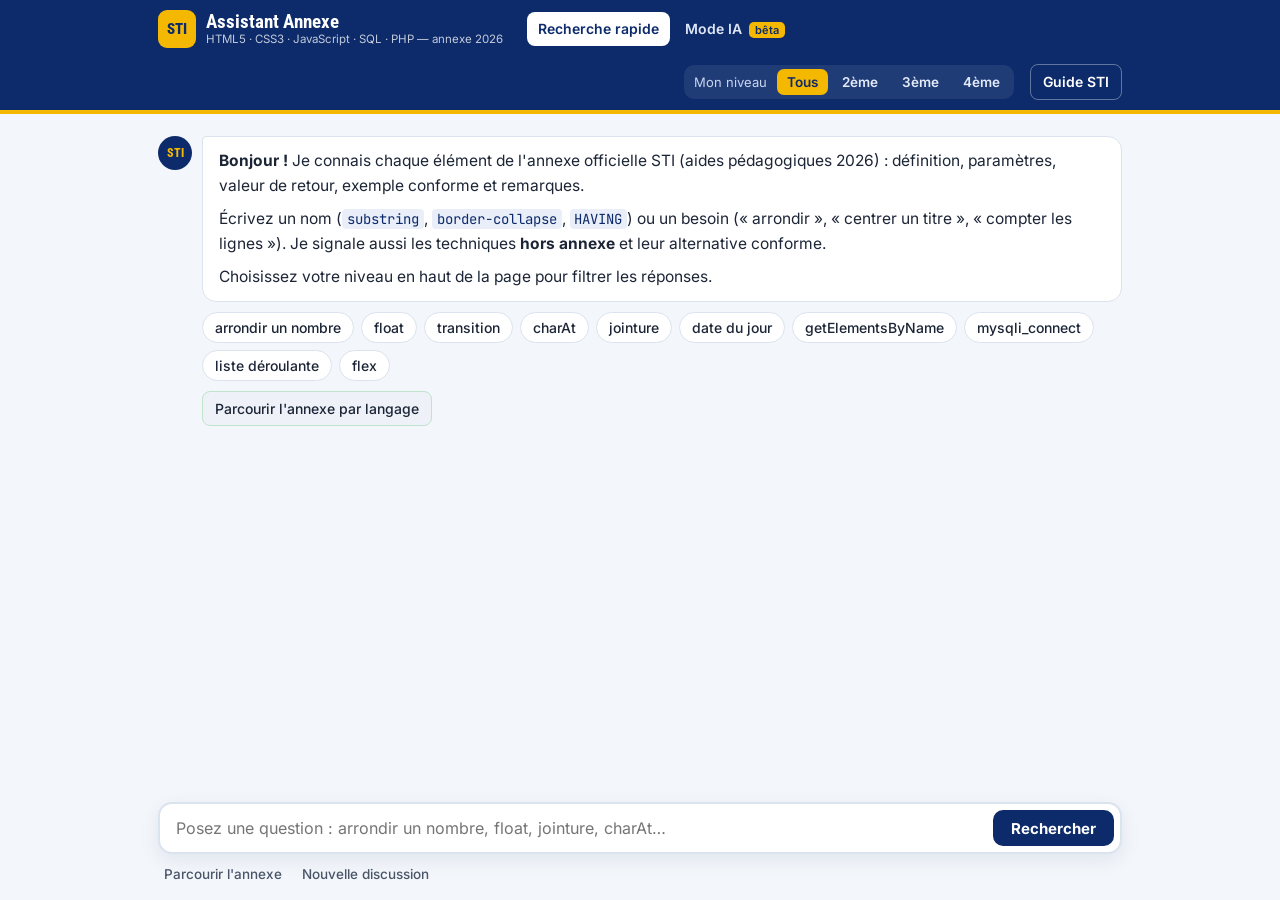
<file: index.html>
<!DOCTYPE html>
<html lang="fr">
<head>
<meta charset="UTF-8">
<meta name="viewport" content="width=device-width, initial-scale=1.0">
<title>Assistant Annexe STI</title>
<meta name="description" content="Assistant de l'annexe officielle STI : définition, paramètres, exemple conforme et remarques pour chaque balise, propriété, méthode et fonction (HTML5, CSS3, JavaScript, SQL, PHP).">
<link rel="icon" href="assets/flag.png">
<link rel="stylesheet" href="assets/vendor/fonts.css">
<link rel="stylesheet" href="assets/vendor/prism-tomorrow.css">
<link rel="stylesheet" href="assets/style.css">
<link rel="stylesheet" href="assets/ia.css">
</head>
<body>
<header class="barre">
  <div class="barre-in">
    <a class="marque" href="./"><span class="marque-logo">STI</span><span class="marque-txt">Assistant Annexe<small>HTML5 · CSS3 · JavaScript · SQL · PHP — annexe 2026</small></span></a>
    <nav class="modes" aria-label="Mode">
      <a href="./" aria-current="page">Recherche rapide</a>
      <a href="ia.html">Mode IA <span class="beta">bêta</span></a>
    </nav>
    <div class="niveau-choix" role="group" aria-label="Mon niveau">
      <span>Mon niveau</span>
      <button type="button" data-n="0" aria-pressed="true">Tous</button>
      <button type="button" data-n="2" aria-pressed="false">2ème</button>
      <button type="button" data-n="3" aria-pressed="false">3ème</button>
      <button type="button" data-n="4" aria-pressed="false">4ème</button>
    </div>
    <a class="lien-guide" href="https://mo7amedzouaghi.github.io/guideSTI/" target="_blank" rel="noopener">Guide STI</a>
  </div>
</header>

<main class="app">
  <section class="fil" id="fil" aria-live="polite" aria-label="Conversation"></section>

  <form class="saisie" id="saisie" autocomplete="off">
    <div class="saisie-in">
      <input type="text" id="question" placeholder="Posez une question : arrondir un nombre, float, jointure, charAt…" aria-label="Votre question">
      <button type="submit" class="envoyer">Rechercher</button>
    </div>
    <div class="saisie-outils">
      <button type="button" id="parcourir">Parcourir l'annexe</button>
      <button type="button" id="effacer">Nouvelle discussion</button>
    </div>
  </form>
</main>

<script src="assets/vendor/prism.js"></script>
<script src="assets/data.js"></script>
<script src="assets/app.js"></script>
</body>
</html>
</file>
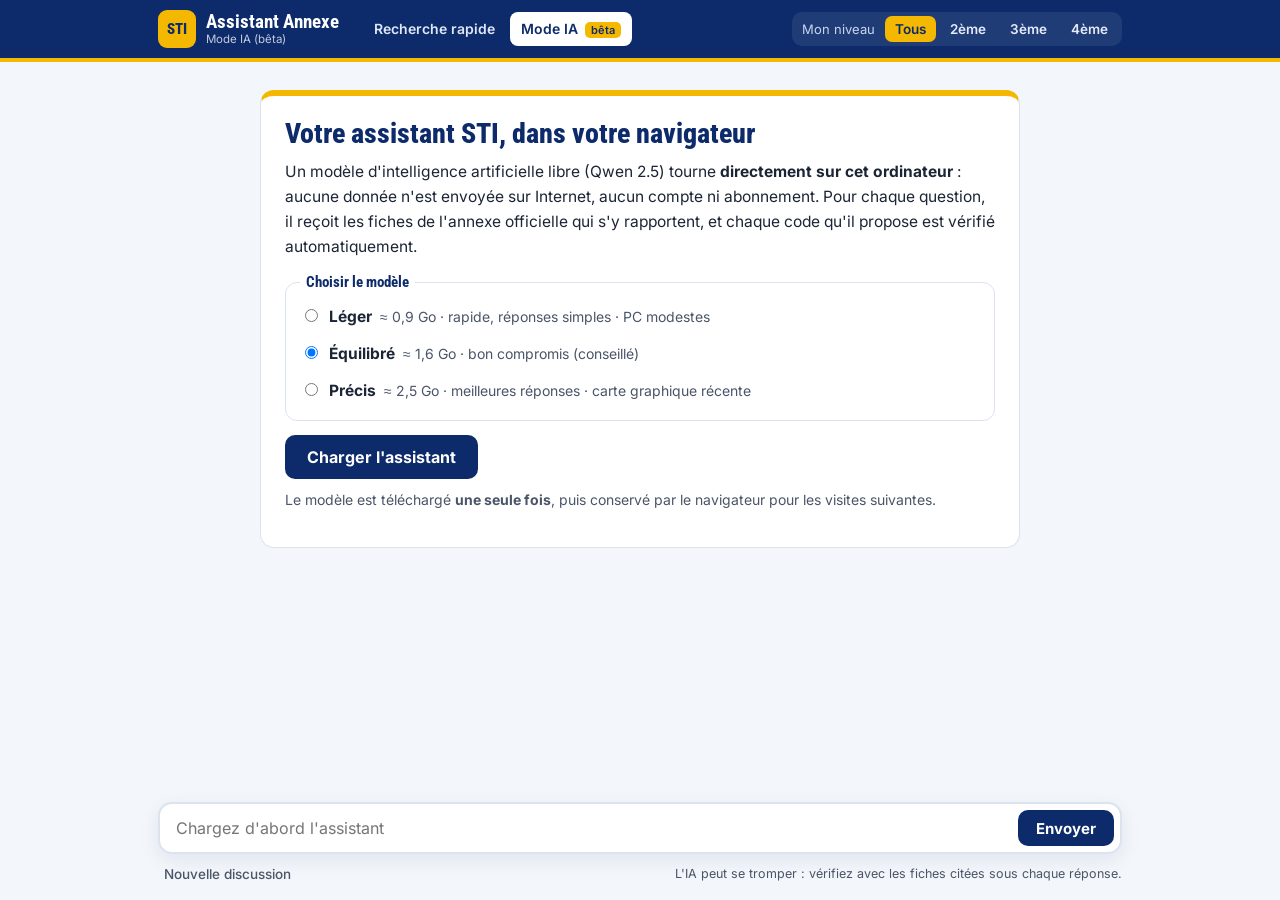
<file: ia.html>
<!DOCTYPE html>
<html lang="fr">
<head>
<meta charset="UTF-8">
<meta name="viewport" content="width=device-width, initial-scale=1.0">
<title>Mode IA — Assistant Annexe STI</title>
<meta name="description" content="Assistant intelligent STI : un modèle d'IA libre qui tourne dans votre navigateur et répond à partir de l'annexe officielle.">
<link rel="icon" href="assets/flag.png">
<link rel="stylesheet" href="assets/vendor/fonts.css">
<link rel="stylesheet" href="assets/vendor/prism-tomorrow.css">
<link rel="stylesheet" href="assets/style.css">
<link rel="stylesheet" href="assets/ia.css">
</head>
<body>
<header class="barre">
  <div class="barre-in">
    <a class="marque" href="./"><span class="marque-logo">STI</span><span class="marque-txt">Assistant Annexe<small>Mode IA (bêta)</small></span></a>
    <nav class="modes" aria-label="Mode">
      <a href="./">Recherche rapide</a>
      <a href="ia.html" aria-current="page">Mode IA <span class="beta">bêta</span></a>
    </nav>
    <div class="niveau-choix" role="group" aria-label="Mon niveau">
      <span>Mon niveau</span>
      <button type="button" data-n="0" aria-pressed="true">Tous</button>
      <button type="button" data-n="2" aria-pressed="false">2ème</button>
      <button type="button" data-n="3" aria-pressed="false">3ème</button>
      <button type="button" data-n="4" aria-pressed="false">4ème</button>
    </div>
  </div>
</header>

<main class="app">
  <section class="fil" id="fil" aria-live="polite" aria-label="Conversation">

    <div class="demarrage" id="demarrage">
      <h1>Votre assistant STI, dans votre navigateur</h1>
      <p>Un modèle d'intelligence artificielle libre (Qwen 2.5) tourne <strong>directement sur cet ordinateur</strong> : aucune donnée n'est envoyée sur Internet, aucun compte ni abonnement. Pour chaque question, il reçoit les fiches de l'annexe officielle qui s'y rapportent, et chaque code qu'il propose est vérifié automatiquement.</p>

      <div class="incompatible" id="incompatible" hidden>
        <strong>Ce navigateur ne peut pas faire tourner le modèle.</strong>
        Il faut Chrome ou Edge récent (version 113 ou plus) sur ordinateur, avec WebGPU activé.
        Vous pouvez utiliser la <a href="./">recherche rapide</a>, qui fonctionne partout.
      </div>

      <fieldset class="modeles" id="modeles">
        <legend>Choisir le modèle</legend>
        <label><input type="radio" name="modele" value="Qwen2.5-0.5B-Instruct"> <b>Léger</b> <span>≈ 0,9 Go · rapide, réponses simples · PC modestes</span></label>
        <label><input type="radio" name="modele" value="Qwen2.5-1.5B-Instruct" checked> <b>Équilibré</b> <span>≈ 1,6 Go · bon compromis (conseillé)</span></label>
        <label><input type="radio" name="modele" value="Qwen2.5-3B-Instruct"> <b>Précis</b> <span>≈ 2,5 Go · meilleures réponses · carte graphique récente</span></label>
      </fieldset>

      <button type="button" class="charger" id="charger">Charger l'assistant</button>
      <p class="note">Le modèle est téléchargé <strong>une seule fois</strong>, puis conservé par le navigateur pour les visites suivantes.</p>

      <div class="progression" id="progression" hidden>
        <div class="barre-prog"><div id="prog-remplie"></div></div>
        <p id="prog-texte">Préparation…</p>
      </div>
    </div>

  </section>

  <form class="saisie" id="saisie" autocomplete="off">
    <div class="saisie-in">
      <input type="text" id="question" placeholder="Chargez d'abord l'assistant" aria-label="Votre question" disabled>
      <button type="submit" class="envoyer" id="envoyer" disabled>Envoyer</button>
      <button type="button" class="arreter" id="arreter" hidden>Arrêter</button>
    </div>
    <div class="saisie-outils">
      <button type="button" id="effacer">Nouvelle discussion</button>
      <span class="avertissement-ia">L'IA peut se tromper : vérifiez avec les fiches citées sous chaque réponse.</span>
    </div>
  </form>
</main>

<script src="assets/vendor/prism.js"></script>
<script src="assets/data.js"></script>
<script src="assets/moteur.js"></script>
<script src="assets/recettes.js"></script>
<script type="module" src="assets/ia.js"></script>
</body>
</html>
</file>
<file: assets/vendor/fonts.css>
@font-face{font-family:"Inter";font-style:normal;font-weight:400;font-display:swap;src:url(fonts/inter-latin-400-normal.woff2) format("woff2")}
@font-face{font-family:"Inter";font-style:normal;font-weight:500;font-display:swap;src:url(fonts/inter-latin-500-normal.woff2) format("woff2")}
@font-face{font-family:"Inter";font-style:normal;font-weight:600;font-display:swap;src:url(fonts/inter-latin-600-normal.woff2) format("woff2")}
@font-face{font-family:"Inter";font-style:normal;font-weight:700;font-display:swap;src:url(fonts/inter-latin-700-normal.woff2) format("woff2")}
@font-face{font-family:"JetBrains Mono";font-style:normal;font-weight:400;font-display:swap;src:url(fonts/jetbrains-mono-latin-400-normal.woff2) format("woff2")}
@font-face{font-family:"JetBrains Mono";font-style:normal;font-weight:600;font-display:swap;src:url(fonts/jetbrains-mono-latin-600-normal.woff2) format("woff2")}
@font-face{font-family:"Roboto Condensed";font-style:normal;font-weight:600;font-display:swap;src:url(fonts/roboto-condensed-latin-600-normal.woff2) format("woff2")}
@font-face{font-family:"Roboto Condensed";font-style:normal;font-weight:700;font-display:swap;src:url(fonts/roboto-condensed-latin-700-normal.woff2) format("woff2")}
@font-face{font-family:"Roboto Condensed";font-style:normal;font-weight:800;font-display:swap;src:url(fonts/roboto-condensed-latin-800-normal.woff2) format("woff2")}
</file>
<file: assets/vendor/prism-tomorrow.css>
code[class*=language-],pre[class*=language-]{color:#ccc;background:0 0;font-family:Consolas,Monaco,'Andale Mono','Ubuntu Mono',monospace;font-size:1em;text-align:left;white-space:pre;word-spacing:normal;word-break:normal;word-wrap:normal;line-height:1.5;-moz-tab-size:4;-o-tab-size:4;tab-size:4;-webkit-hyphens:none;-moz-hyphens:none;-ms-hyphens:none;hyphens:none}pre[class*=language-]{padding:1em;margin:.5em 0;overflow:auto}:not(pre)>code[class*=language-],pre[class*=language-]{background:#2d2d2d}:not(pre)>code[class*=language-]{padding:.1em;border-radius:.3em;white-space:normal}.token.block-comment,.token.cdata,.token.comment,.token.doctype,.token.prolog{color:#999}.token.punctuation{color:#ccc}.token.attr-name,.token.deleted,.token.namespace,.token.tag{color:#e2777a}.token.function-name{color:#6196cc}.token.boolean,.token.function,.token.number{color:#f08d49}.token.class-name,.token.constant,.token.property,.token.symbol{color:#f8c555}.token.atrule,.token.builtin,.token.important,.token.keyword,.token.selector{color:#cc99cd}.token.attr-value,.token.char,.token.regex,.token.string,.token.variable{color:#7ec699}.token.entity,.token.operator,.token.url{color:#67cdcc}.token.bold,.token.important{font-weight:700}.token.italic{font-style:italic}.token.entity{cursor:help}.token.inserted{color:green}
</file>
<file: assets/style.css>
/* Assistant Annexe STI — charte du Guide du Programme STI */
:root {
  --marine: #0D2B6B; --marine-2: #16388a; --marine-3: #0a2257;
  --or: #F5B800; --or-pale: #fff6d6;
  --fond: #F3F6FA; --papier: #fff; --texte: #1c2536; --texte-2: #4a5568; --ligne: #dbe3ee;
  --code-bg: #0F172A;
  --n2: #1E7B3C; --n3: #1D4ED8; --n4: #5B2C9F;
  --rouge: #C62828; --rouge-pale: #fdecec;
  --vert: #1E7B3C; --vert-pale: #e7f5ec;
  --titre: "Roboto Condensed", "Arial Narrow", sans-serif;
  --corps: "Inter", "Segoe UI", sans-serif;
  --mono: "JetBrains Mono", Consolas, monospace;
}
* { box-sizing: border-box; }
html, body { height: 100%; }
body { margin: 0; font: 15.5px/1.6 var(--corps); color: var(--texte); background: var(--fond); display: flex; flex-direction: column; }
:focus-visible { outline: 3px solid var(--or); outline-offset: 2px; border-radius: 4px; }
@media (prefers-reduced-motion: reduce) { * { animation: none !important; transition: none !important; scroll-behavior: auto !important; } }
code:not([class*="language-"]) { font-family: var(--mono); font-size: .9em; background: #e9eef8; color: var(--marine); padding: .05em .35em; border-radius: 4px; }

/* ---------- Barre ---------- */
.barre { background: var(--marine); color: #fff; border-bottom: 4px solid var(--or); flex-shrink: 0; }
.barre-in { max-width: 1000px; margin: 0 auto; padding: 10px 18px; display: flex; align-items: center; gap: 16px; flex-wrap: wrap; }
.marque { display: flex; align-items: center; gap: 10px; color: #fff; text-decoration: none; }
.marque-logo { width: 38px; height: 38px; border-radius: 9px; background: var(--or); color: var(--marine); display: grid; place-items: center; font: 800 15px var(--titre); }
.marque-txt { font: 700 19px/1.05 var(--titre); }
.marque-txt small { display: block; font: 400 11.5px var(--corps); opacity: .75; }
.niveau-choix { margin-left: auto; display: flex; align-items: center; gap: 4px; background: rgba(255,255,255,.08); padding: 4px; border-radius: 10px; }
.niveau-choix span { font-size: 13px; color: #c9d5ee; padding: 0 6px; }
.niveau-choix button { font: 600 13.5px var(--corps); border: 0; background: transparent; color: #e3eaf8; padding: 5px 10px; border-radius: 7px; cursor: pointer; }
.niveau-choix button[aria-pressed="true"] { background: var(--or); color: var(--marine); }
.lien-guide { color: #fff; font-weight: 600; font-size: 14px; text-decoration: none; border: 1px solid rgba(255,255,255,.35); padding: 6px 12px; border-radius: 8px; }
.lien-guide:hover { background: rgba(255,255,255,.1); }

/* ---------- Fil de conversation ---------- */
.app { flex: 1; display: flex; flex-direction: column; min-height: 0; width: 100%; max-width: 1000px; margin: 0 auto; }
.fil { flex: 1; overflow-y: auto; padding: 22px 18px 10px; scroll-behavior: smooth; }
.msg { display: flex; gap: 10px; margin-bottom: 16px; }
.msg .avatar { flex: 0 0 34px; height: 34px; border-radius: 50%; display: grid; place-items: center; font: 800 12px var(--titre); }
.msg.bot .avatar { background: var(--marine); color: var(--or); }
.msg.moi { justify-content: flex-end; }
.msg.moi .bulle { background: var(--marine); color: #fff; border-radius: 14px 14px 4px 14px; padding: 9px 14px; max-width: 75%; }
.msg.bot .corps { flex: 1; min-width: 0; }
.msg.bot .bulle { background: var(--papier); border: 1px solid var(--ligne); border-radius: 4px 14px 14px 14px; padding: 12px 16px; display: inline-block; max-width: 100%; }
.msg.bot .bulle p { margin: 0 0 8px; } .msg.bot .bulle p:last-child { margin: 0; }
.apparition { animation: monte .25s ease-out; }
@keyframes monte { from { opacity: 0; transform: translateY(6px); } to { opacity: 1; transform: none; } }

/* ---------- Puces ---------- */
.puces { display: flex; flex-wrap: wrap; gap: 7px; margin-top: 10px; }
.puce { font: 500 14px var(--corps); border: 1px solid var(--ligne); background: #fff; color: var(--texte); padding: 6px 12px; border-radius: 999px; cursor: pointer; text-align: left; }
.puce:hover { border-color: var(--marine); color: var(--marine); }
.puce.mono { font-family: var(--mono); font-size: 13px; }
.puce .nb { margin-left: 6px; }
.puce.retour { background: #eef2f8; }
.puce.langue { font-weight: 700; }
.groupe-titre { font: 700 13px var(--corps); color: var(--texte-2); margin: 12px 0 0; }

/* ---------- Fiche ---------- */
.fiche { background: var(--papier); border: 1px solid var(--ligne); border-radius: 14px; overflow: hidden; margin-top: 4px; }
.fiche-tete { display: flex; align-items: flex-start; justify-content: space-between; gap: 12px; padding: 14px 18px; border-left: 6px solid var(--niv, var(--marine)); background: linear-gradient(90deg, #f3f6fb, #fff 70%); border-bottom: 1px solid var(--ligne); }
.fiche-tete h2 { margin: 0; font: 600 21px var(--mono); color: var(--marine); word-break: break-word; }
.fiche-tete .ariane { font-size: 13px; color: var(--texte-2); margin-top: 2px; }
.nb { display: inline-block; font: 700 12px var(--corps); padding: 2px 9px; border-radius: 6px; color: #fff; white-space: nowrap; }
.nb.n2 { background: var(--n2); } .nb.n3 { background: var(--n3); } .nb.n4 { background: var(--n4); }
.fiche-corps { padding: 14px 18px 16px; }
.fiche-corps h3 { font: 700 15.5px var(--titre); color: var(--marine); margin: 16px 0 6px; letter-spacing: .2px; }
.fiche-corps h3:first-child { margin-top: 0; }
.definition { font-size: 16px; margin: 0; }
.syntaxe { font: 13.5px/1.6 var(--mono); background: #eef2f8; border-radius: 8px; padding: 8px 12px; white-space: pre-wrap; color: var(--marine); }
table.t { width: 100%; border-collapse: collapse; font-size: 14.5px; border: 1px solid var(--ligne); border-radius: 8px; overflow: hidden; }
table.t th { background: var(--marine); color: #fff; text-align: left; padding: 7px 10px; font: 600 14px var(--titre); }
table.t td { padding: 7px 10px; border-top: 1px solid var(--ligne); vertical-align: top; }
table.t td:first-child { font: 600 13.5px var(--mono); color: var(--marine); white-space: nowrap; }
.retour, .valeurs { background: var(--vert-pale); border: 1px solid #bfe3cb; border-radius: 8px; padding: 8px 12px; margin: 0; }
.remarques { list-style: none; margin: 0; padding: 0; }
.remarques li { position: relative; padding: 7px 12px 7px 40px; background: var(--or-pale); border: 1px solid #f1dc8f; border-radius: 8px; margin-bottom: 6px; font-size: 14.5px; }
.remarques li::before { content: "!"; position: absolute; left: 11px; top: 8px; width: 20px; height: 20px; border-radius: 50%; background: var(--or); color: var(--marine); font: 800 13px/20px var(--titre); text-align: center; }
.avertissement { background: var(--rouge-pale); border: 1px solid #f5c6c6; border-radius: 8px; padding: 8px 12px; margin: 0 0 4px; font-size: 14.5px; }
.fiche-pied { display: flex; flex-wrap: wrap; gap: 8px; padding: 10px 18px 14px; border-top: 1px dashed var(--ligne); }
.fiche-pied a, .fiche-pied button { font: 600 13.5px var(--corps); color: var(--marine-2); background: #fff; border: 1px solid var(--ligne); border-radius: 8px; padding: 6px 11px; cursor: pointer; text-decoration: none; }
.fiche-pied a:hover, .fiche-pied button:hover { border-color: var(--marine); }

/* Fiche hors annexe */
.fiche.hors { border-color: #f1b9b9; }
.fiche.hors .fiche-tete { border-left-color: var(--rouge); background: linear-gradient(90deg, var(--rouge-pale), #fff 70%); }
.fiche.hors .fiche-tete h2 { color: var(--rouge); font-family: var(--titre); font-size: 20px; }
.etiquette-hors { background: var(--rouge); color: #fff; font: 700 12px var(--corps); padding: 2px 9px; border-radius: 6px; white-space: nowrap; }

/* Code */
.code { background: var(--code-bg); border-radius: 10px; overflow: hidden; border: 1px solid #1e293b; }
.code-tete { display: flex; justify-content: space-between; align-items: center; padding: 6px 12px; background: #1e293b; color: #cbd5e1; font: 12.5px var(--mono); }
.code-tete b { color: var(--or); }
.copier { background: transparent; border: 1px solid #475569; color: #cbd5e1; border-radius: 6px; font: 600 12px var(--corps); padding: 3px 9px; cursor: pointer; }
.copier:hover { background: #334155; color: #fff; }
.code pre[class*="language-"] { margin: 0; padding: 12px 14px; background: transparent; font: 13.5px/1.6 var(--mono); overflow: auto; max-height: 420px; text-shadow: none; }
.code code[class*="language-"] { font-family: var(--mono); text-shadow: none; }

/* ---------- Zone de saisie ---------- */
.saisie { flex-shrink: 0; padding: 10px 18px 14px; background: linear-gradient(transparent, var(--fond) 30%); }
.saisie-in { display: flex; gap: 8px; background: #fff; border: 2px solid var(--ligne); border-radius: 14px; padding: 6px; box-shadow: 0 6px 20px rgba(13, 43, 107, .08); }
.saisie-in:focus-within { border-color: var(--or); }
.saisie input { flex: 1; min-width: 0; border: 0; font: 16px var(--corps); padding: 8px 10px; outline: none; background: transparent; }
.envoyer { border: 0; background: var(--marine); color: #fff; font: 700 15px var(--corps); padding: 0 18px; border-radius: 10px; cursor: pointer; }
.envoyer:hover { background: var(--marine-2); }
.saisie-outils { display: flex; gap: 8px; margin-top: 8px; }
.saisie-outils button { font: 500 13.5px var(--corps); background: transparent; border: 0; color: var(--texte-2); cursor: pointer; padding: 4px 6px; border-radius: 6px; }
.saisie-outils button:hover { color: var(--marine); background: #e9eef8; }

@media (max-width: 720px) {
  .barre-in { gap: 10px; }
  .marque-txt small { display: none; }
  .niveau-choix { order: 3; margin-left: 0; width: 100%; justify-content: space-between; }
  .lien-guide { margin-left: auto; }
  .msg .avatar { display: none; }
  .msg.moi .bulle { max-width: 90%; }
  .fiche-tete, .fiche-corps, .fiche-pied { padding-left: 14px; padding-right: 14px; }
  table.t td:first-child { white-space: normal; }
  .envoyer { padding: 0 12px; }
}

/* Pas de ligatures dans le code : != et == restent lisibles tels qu'ils se tapent */
code, pre, .syntaxe, .ref-ex, .puce.mono, .fiche-tete h2 { font-variant-ligatures: none; font-feature-settings: "liga" 0, "calt" 0; }
</file>
<file: assets/ia.css>
/* Mode IA — compléments à style.css */
.modes { display: flex; gap: 4px; margin-left: 8px; }
.modes a { color: #dfe7f7; text-decoration: none; font-weight: 600; font-size: 14px; padding: 6px 11px; border-radius: 8px; }
.modes a:hover { background: rgba(255,255,255,.1); color: #fff; }
.modes a[aria-current="page"] { background: #fff; color: var(--marine); }
.beta { font-size: 11px; background: var(--or); color: var(--marine); padding: 1px 6px; border-radius: 5px; margin-left: 3px; }

.demarrage { background: var(--papier); border: 1px solid var(--ligne); border-top: 6px solid var(--or); border-radius: 14px; padding: 22px 24px; max-width: 760px; margin: 6px auto 20px; }
.demarrage h1 { font: 800 28px/1.15 var(--titre); color: var(--marine); margin: 0 0 10px; }
.demarrage p { margin: 0 0 14px; }
.incompatible { background: var(--rouge-pale); border: 1px solid #f5c6c6; border-radius: 10px; padding: 12px 14px; margin-bottom: 14px; }
.modeles { border: 1px solid var(--ligne); border-radius: 12px; padding: 8px 14px 10px; margin: 0 0 14px; }
.modeles legend { font: 700 15px var(--titre); color: var(--marine); padding: 0 6px; }
.modeles label { display: flex; align-items: baseline; gap: 8px; padding: 6px 0; cursor: pointer; flex-wrap: wrap; }
.modeles label span { color: var(--texte-2); font-size: 14px; }
.charger { background: var(--marine); color: #fff; border: 0; font: 700 16px var(--corps); padding: 12px 22px; border-radius: 10px; cursor: pointer; }
.charger:hover { background: var(--marine-2); }
.charger:disabled { opacity: .55; cursor: default; }
.note { font-size: 14px; color: var(--texte-2); margin-top: 10px !important; }
.progression { margin-top: 14px; }
.barre-prog { height: 10px; background: #e6ebf3; border-radius: 99px; overflow: hidden; }
.barre-prog div { height: 100%; width: 0; background: linear-gradient(90deg, var(--marine), var(--or)); transition: width .3s; }
#prog-texte { font-size: 13.5px; color: var(--texte-2); margin: 6px 0 0; word-break: break-word; }

/* Réponse générée */
.reponse { background: var(--papier); border: 1px solid var(--ligne); border-radius: 4px 14px 14px 14px; padding: 12px 16px; }
.reponse p { margin: 0 0 10px; } .reponse p:last-child { margin-bottom: 0; }
.reponse ul, .reponse ol { margin: 0 0 10px; padding-left: 22px; }
.reponse h4 { font: 700 16px var(--titre); color: var(--marine); margin: 12px 0 6px; }
.reponse .code { margin: 8px 0 12px; }
.curseur::after { content: "▍"; color: var(--or); animation: clignote 1s steps(1) infinite; }
@keyframes clignote { 50% { opacity: 0; } }
.controle { margin-top: 10px; border-radius: 10px; padding: 10px 14px; font-size: 14.5px; }
.controle.ok { background: var(--vert-pale); border: 1px solid #bfe3cb; }
.controle.ko { background: var(--rouge-pale); border: 1px solid #f5c6c6; }
.controle.ko ul { margin: 6px 0 0; padding-left: 18px; }
.controle .code { margin-top: 6px; }
.sources { margin-top: 10px; font-size: 13.5px; color: var(--texte-2); }
.sources a { display: inline-block; margin: 4px 6px 0 0; font: 500 13px var(--mono); color: var(--marine-2); background: #fff; border: 1px solid var(--ligne); border-radius: 999px; padding: 3px 10px; text-decoration: none; }
.sources a:hover { border-color: var(--marine); }
.arreter { border: 0; background: var(--rouge); color: #fff; font: 700 15px var(--corps); padding: 0 16px; border-radius: 10px; cursor: pointer; }
.avertissement-ia { margin-left: auto; font-size: 12.5px; color: var(--texte-2); align-self: center; }
.saisie input:disabled { cursor: not-allowed; }

@media (max-width: 720px) {
  .modes { order: 2; margin-left: 0; }
  .demarrage { padding: 16px; }
  .demarrage h1 { font-size: 23px; }
  .avertissement-ia { display: none; }
}
</file>
